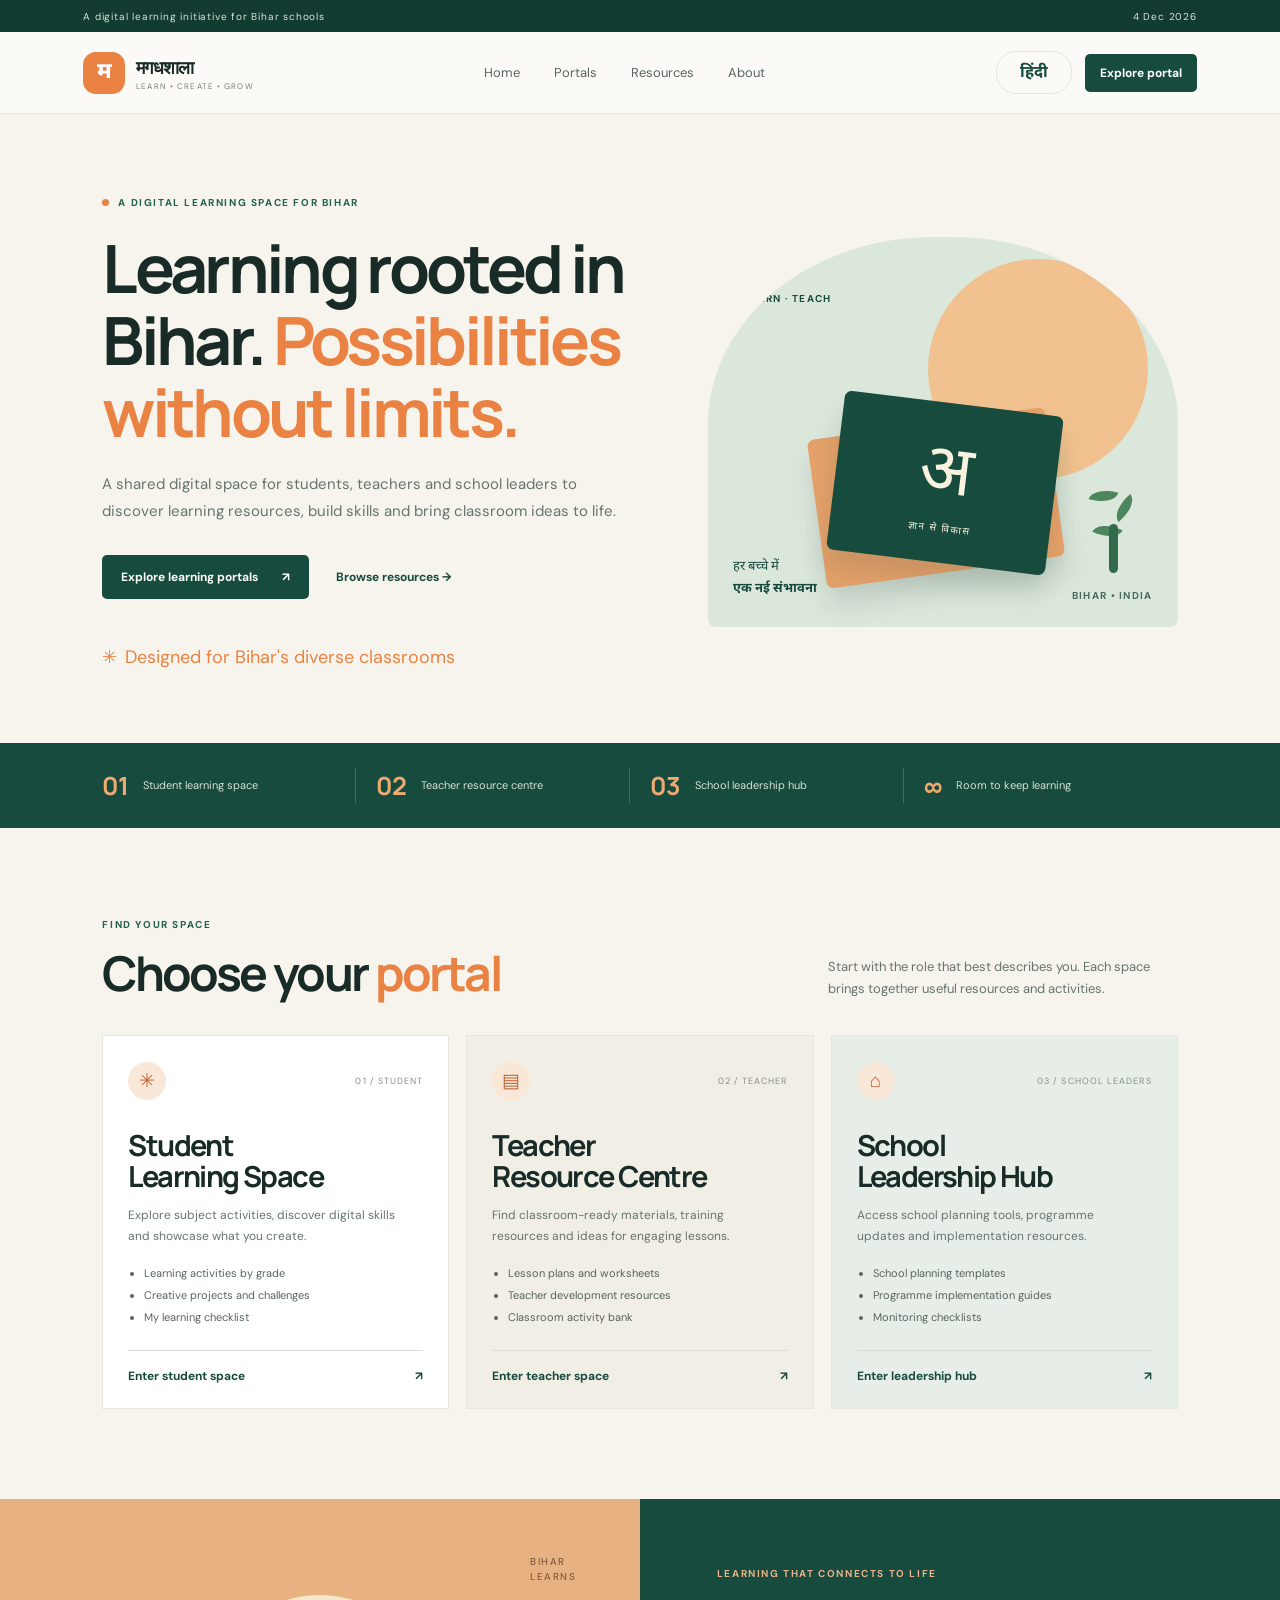
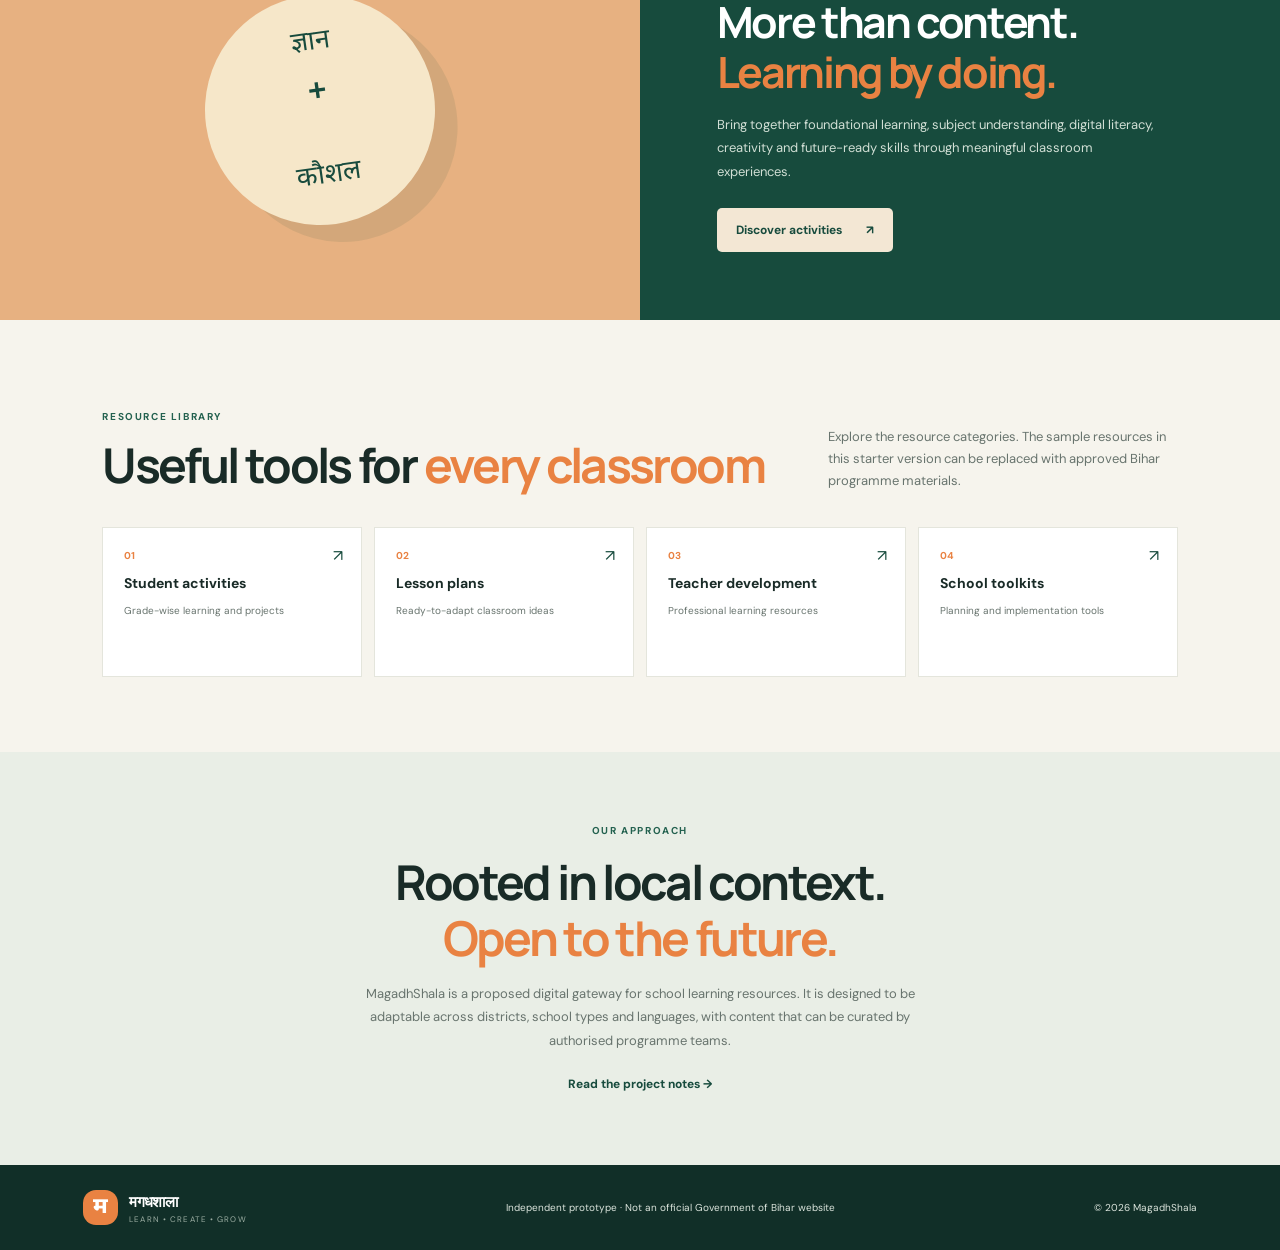
<file: index.html>
<!doctype html>
<html lang="en">
<head>
  <meta charset="utf-8"><meta name="viewport" content="width=device-width,initial-scale=1">
  <meta name="theme-color" content="#123b32"><meta name="description" content="MagadhShala — a digital learning and resource hub for Bihar schools.">
  <title>MagadhShala | Bihar's School Learning Hub</title><link rel="stylesheet" href="styles.css">
</head>
<body data-page="home">
<div class="topline"><span data-i18n="topline">A digital learning initiative for Bihar schools</span><span id="today"></span></div>
<header class="site-header">
  <a class="brand" href="index.html" aria-label="MagadhShala home"><span class="brand-mark">म</span><span><b>मगधशाला</b><small data-i18n="brandMotto">MAGADHSHALA · LEARN • CREATE • GROW</small></span></a>
  <button class="menu-toggle" id="menuToggle" aria-label="Open navigation">☰</button>
  <nav id="mainNav"><a href="#home" data-i18n="navHome">Home</a><a href="#portals" data-i18n="navPortals">Portals</a><a href="#resources" data-i18n="navResources">Resources</a><a href="#about" data-i18n="navAbout">About</a></nav>
  <div class="header-actions"><button class="lang-btn" id="langToggle" type="button" aria-label="Change language">हिंदी</button><a class="button button-small" href="#portals" data-i18n="explorePortal">Explore portal</a></div>
</header>
<main id="home">
  <section class="hero">
    <div class="hero-copy"><div class="eyebrow"><span class="dot"></span><span data-i18n="heroEyebrow">A DIGITAL LEARNING SPACE FOR BIHAR</span></div>
      <h1 data-i18n="heroTitle">Learning rooted in Bihar. <em>Possibilities without limits.</em></h1>
      <p data-i18n="heroDesc">A shared digital space for students, teachers and school leaders to discover learning resources, build skills and bring classroom ideas to life.</p>
      <div class="hero-actions"><a class="button" href="#portals" data-i18n="exploreLearning">Explore learning portals <span>↗</span></a><a class="text-link" href="#resources" data-i18n="browseResources">Browse resources →</a></div>
      <div class="hero-note"><span>✳</span><span data-i18n="heroNote">Designed for Bihar's diverse classrooms</span></div>
    </div>
    <div class="hero-art" aria-label="Illustration of students learning together"><div class="sun"></div><div class="art-label label-one" data-i18n="artLabelOne">सीखें · सीखाएँ</div><div class="art-label label-two" data-i18n="artLabelTwo">BIHAR • INDIA</div><div class="book book-back"></div><div class="book book-front"><span>अ</span><small>ज्ञान से विकास</small></div><div class="plant"><i></i><i></i><i></i><b></b></div><div class="art-caption" data-i18n="artCaption">हर बच्चे में<br><strong>एक नई संभावना</strong></div></div>
  </section>
  <section class="stats" aria-label="Platform highlights"><div><strong>01</strong><span data-i18n="statStudent">Student learning space</span></div><div><strong>02</strong><span data-i18n="statTeacher">Teacher resource centre</span></div><div><strong>03</strong><span data-i18n="statLeader">School leadership hub</span></div><div><strong>∞</strong><span data-i18n="statLearn">Room to keep learning</span></div></section>
  <section class="section portals" id="portals"><div class="section-heading"><div><div class="eyebrow" data-i18n="findSpace">FIND YOUR SPACE</div><h2 data-i18n="choosePortal">Choose your <em>portal</em></h2></div><p data-i18n="portalIntro">Start with the role that best describes you. Each space brings together useful resources and activities.</p></div>
    <div class="portal-grid">
      <article class="portal-card student"><div class="card-top"><span class="card-icon">✳</span><span class="card-index">01 / <span data-i18n="student">STUDENT</span></span></div><h3 data-i18n="studentTitle">Student<br>Learning Space</h3><p data-i18n="studentDesc">Explore subject activities, discover digital skills and showcase what you create.</p><ul><li data-i18n="studentLi1">Learning activities by grade</li><li data-i18n="studentLi2">Creative projects and challenges</li><li data-i18n="studentLi3">My learning checklist</li></ul><a class="card-link" href="student.html" data-i18n="enterStudent">Enter student space <span>↗</span></a></article>
      <article class="portal-card teacher"><div class="card-top"><span class="card-icon">▤</span><span class="card-index">02 / <span data-i18n="teacher">TEACHER</span></span></div><h3 data-i18n="teacherTitle">Teacher<br>Resource Centre</h3><p data-i18n="teacherDesc">Find classroom-ready materials, training resources and ideas for engaging lessons.</p><ul><li data-i18n="teacherLi1">Lesson plans and worksheets</li><li data-i18n="teacherLi2">Teacher development resources</li><li data-i18n="teacherLi3">Classroom activity bank</li></ul><a class="card-link" href="teacher.html" data-i18n="enterTeacher">Enter teacher space <span>↗</span></a></article>
      <article class="portal-card leader"><div class="card-top"><span class="card-icon">⌂</span><span class="card-index">03 / <span data-i18n="schoolLeaders">SCHOOL LEADERS</span></span></div><h3 data-i18n="leaderTitle">School<br>Leadership Hub</h3><p data-i18n="leaderDesc">Access school planning tools, programme updates and implementation resources.</p><ul><li data-i18n="leaderLi1">School planning templates</li><li data-i18n="leaderLi2">Programme implementation guides</li><li data-i18n="leaderLi3">Monitoring checklists</li></ul><a class="card-link" href="leadership.html" data-i18n="enterLeader">Enter leadership hub <span>↗</span></a></article>
    </div>
  </section>
  <section class="feature-band" id="resources"><div class="feature-visual"><div class="feature-circle">ज्ञान<br><b>+</b><br>कौशल</div><span class="feature-stamp" data-i18n="featureStamp">BIHAR<br>LEARNS</span></div><div class="feature-copy"><div class="eyebrow" data-i18n="learningLife">LEARNING THAT CONNECTS TO LIFE</div><h2 data-i18n="moreContent">More than content.<br><em>Learning by doing.</em></h2><p data-i18n="featureDesc">Bring together foundational learning, subject understanding, digital literacy, creativity and future-ready skills through meaningful classroom experiences.</p><a class="button button-light" href="student.html" data-i18n="discoverActivities">Discover activities <span>↗</span></a></div></section>
  <section class="section resource-section"><div class="section-heading"><div><div class="eyebrow" data-i18n="resourceLibrary">RESOURCE LIBRARY</div><h2 data-i18n="usefulTools">Useful tools for <em>every classroom</em></h2></div><p data-i18n="resourceIntro">Explore the resource categories. The sample resources in this starter version can be replaced with approved Bihar programme materials.</p></div>
    <div class="resource-grid"><a class="resource-tile" href="student.html#activities"><span>01</span><b data-i18n="tileStudent">Student activities</b><small data-i18n="tileStudentDesc">Grade-wise learning and projects</small><i>↗</i></a><a class="resource-tile" href="teacher.html#lesson-plans"><span>02</span><b data-i18n="tileLesson">Lesson plans</b><small data-i18n="tileLessonDesc">Ready-to-adapt classroom ideas</small><i>↗</i></a><a class="resource-tile" href="teacher.html#training"><span>03</span><b data-i18n="tileTeacher">Teacher development</b><small data-i18n="tileTeacherDesc">Professional learning resources</small><i>↗</i></a><a class="resource-tile" href="leadership.html#tools"><span>04</span><b data-i18n="tileSchool">School toolkits</b><small data-i18n="tileSchoolDesc">Planning and implementation tools</small><i>↗</i></a></div>
  </section>
  <section class="about-strip" id="about"><div class="eyebrow" data-i18n="ourApproach">OUR APPROACH</div><h2 data-i18n="rootedFuture">Rooted in local context.<br><em>Open to the future.</em></h2><p data-i18n="aboutDesc">MagadhShala is a proposed digital gateway for school learning resources. It is designed to be adaptable across districts, school types and languages, with content that can be curated by authorised programme teams.</p><a class="text-link" href="README.md" data-i18n="readNotes">Read the project notes →</a></section>
</main>
<footer><a class="brand footer-brand" href="index.html"><span class="brand-mark">म</span><span><b>मगधशाला</b><small data-i18n="brandMotto">LEARN • CREATE • GROW</small></span></a><span data-i18n="disclaimer">Independent prototype · Not an official Government of Bihar website</span><span>© <span id="year"></span> MagadhShala</span></footer>
<script src="app.js"></script></body></html>
</file>
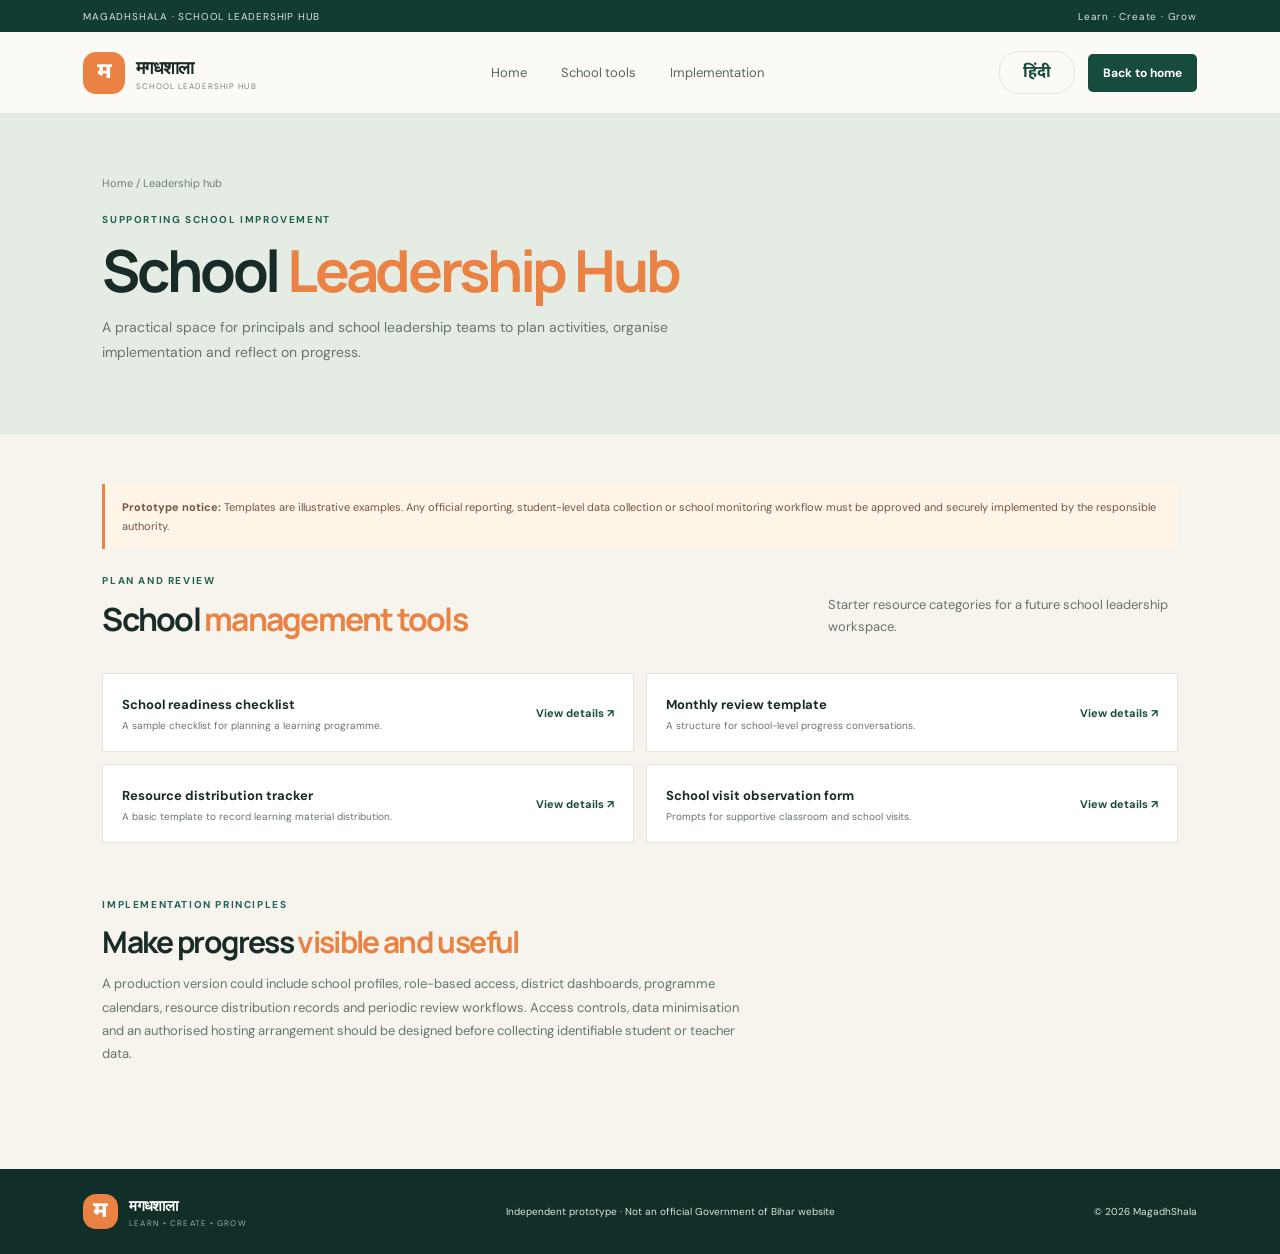
<file: leadership.html>
<!doctype html><html lang="en"><head><meta charset="utf-8"><meta name="viewport" content="width=device-width,initial-scale=1"><meta name="description" content="School leadership hub at MagadhShala"><title>School Leadership Hub | MagadhShala</title><link rel="stylesheet" href="styles.css"></head>
<body data-page="leadership" data-portal="leadership"><div class="topline"><span data-i18n="leaderTop">MAGADHSHALA · SCHOOL LEADERSHIP HUB</span><span data-i18n="motto">Learn · Create · Grow</span></div><header class="site-header"><a class="brand" href="index.html"><span class="brand-mark">म</span><span><b>मगधशाला</b><small data-i18n="leaderSmall">SCHOOL LEADERSHIP HUB</small></span></a><button class="menu-toggle" id="menuToggle">☰</button><nav id="mainNav"><a href="index.html" data-i18n="navHome">Home</a><a href="#tools" data-i18n="schoolTools">School tools</a><a href="#implementation" data-i18n="implementation">Implementation</a></nav><div class="header-actions"><button class="lang-btn" id="langToggle" type="button">हिंदी</button><a class="button button-small" href="index.html" data-i18n="backHome">Back to home</a></div></header>
<section class="inner-hero"><div class="breadcrumb"><a href="index.html" data-i18n="navHome">Home</a> / <span data-i18n="leaderPortal">Leadership hub</span></div><div class="eyebrow" data-i18n="leaderEyebrow">SUPPORTING SCHOOL IMPROVEMENT</div><h1 data-i18n="leaderHeading">School <em>Leadership Hub</em></h1><p data-i18n="leaderIntro">A practical space for principals and school leadership teams to plan activities, organise implementation and reflect on progress.</p></section>
<main class="inner-wrap"><div class="notice"><b data-i18n="prototypeNotice">Prototype notice:</b> <span data-i18n="leaderNotice">Templates are illustrative examples. Any official reporting, student-level data collection or school monitoring workflow must be approved and securely implemented by the responsible authority.</span></div><div class="section-heading" id="tools"><div><div class="eyebrow" data-i18n="planReview">PLAN AND REVIEW</div><h2 style="font-size:32px" data-i18n="managementTools">School <em>management tools</em></h2></div><p data-i18n="leaderResourceIntro">Starter resource categories for a future school leadership workspace.</p></div><div class="resource-list" id="resourceList"></div><div id="implementation" style="margin-top:55px"><div class="eyebrow" data-i18n="implementationPrinciples">IMPLEMENTATION PRINCIPLES</div><h2 style="font-size:30px;margin:10px 0" data-i18n="progressVisible">Make progress <em>visible and useful</em></h2><p style="max-width:650px;color:var(--muted);font-size:13px;line-height:1.8" data-i18n="leaderImplDesc">A production version could include school profiles, role-based access, district dashboards, programme calendars, resource distribution records and periodic review workflows. Access controls, data minimisation and an authorised hosting arrangement should be designed before collecting identifiable student or teacher data.</p></div></main>
<footer><a class="brand footer-brand" href="index.html"><span class="brand-mark">म</span><span><b>मगधशाला</b><small data-i18n="brandMotto">LEARN • CREATE • GROW</small></span></a><span data-i18n="disclaimer">Independent prototype · Not an official Government of Bihar website</span><span>© <span id="year"></span> MagadhShala</span></footer><div class="toast" id="toast" role="status" aria-live="polite"></div><script src="app.js"></script></body></html>
</file>
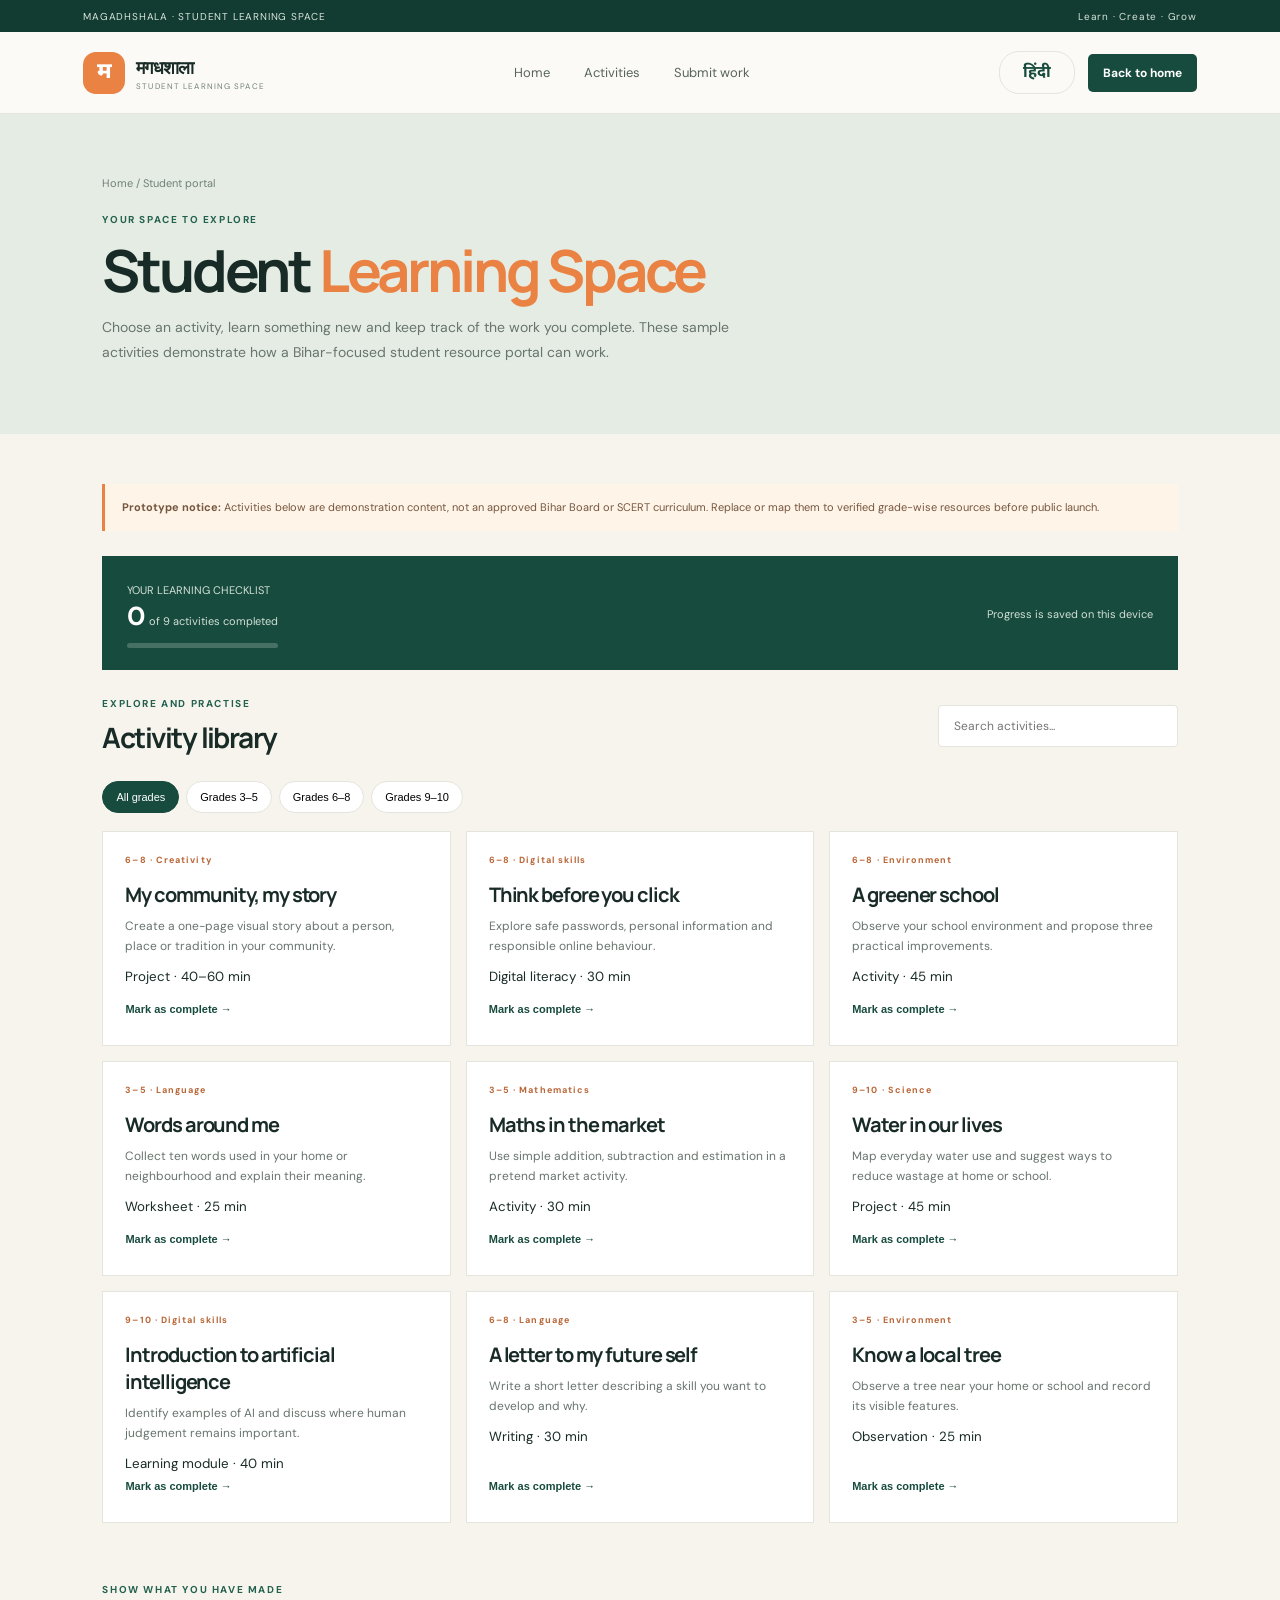
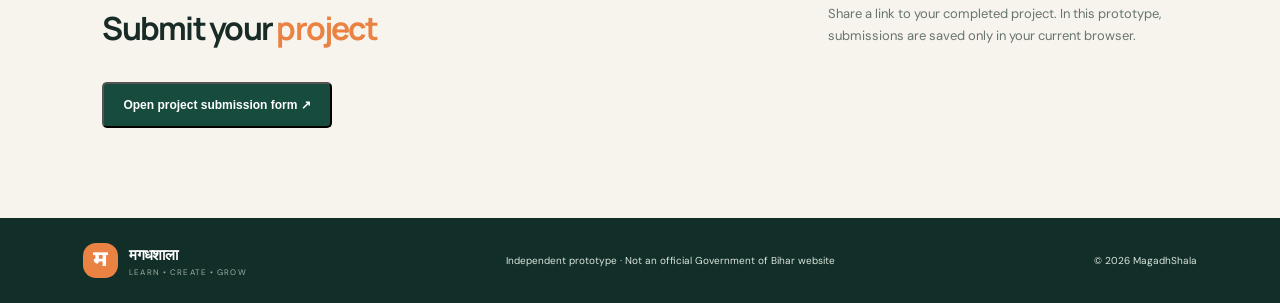
<file: student.html>
<!doctype html><html lang="en"><head><meta charset="utf-8"><meta name="viewport" content="width=device-width,initial-scale=1"><meta name="description" content="Student learning space at MagadhShala"><title>Student Learning Space | MagadhShala</title><link rel="stylesheet" href="styles.css"></head>
<body data-page="student"><div class="topline"><span data-i18n="studentTop">MAGADHSHALA · STUDENT LEARNING SPACE</span><span data-i18n="motto">Learn · Create · Grow</span></div>
<header class="site-header"><a class="brand" href="index.html"><span class="brand-mark">म</span><span><b>मगधशाला</b><small data-i18n="studentSmall">STUDENT LEARNING SPACE</small></span></a><button class="menu-toggle" id="menuToggle">☰</button><nav id="mainNav"><a href="index.html" data-i18n="navHome">Home</a><a href="#activities" data-i18n="activities">Activities</a><a href="#submit" data-i18n="submitWork">Submit work</a></nav><div class="header-actions"><button class="lang-btn" id="langToggle" type="button">हिंदी</button><a class="button button-small" href="index.html" data-i18n="backHome">Back to home</a></div></header>
<section class="inner-hero"><div class="breadcrumb"><a href="index.html" data-i18n="navHome">Home</a> / <span data-i18n="studentPortal">Student portal</span></div><div class="eyebrow" data-i18n="studentEyebrow">YOUR SPACE TO EXPLORE</div><h1 data-i18n="studentHeading">Student <em>Learning Space</em></h1><p data-i18n="studentIntro">Choose an activity, learn something new and keep track of the work you complete. These sample activities demonstrate how a Bihar-focused student resource portal can work.</p></section>
<main class="inner-wrap"><div class="notice"><b data-i18n="prototypeNotice">Prototype notice:</b> <span data-i18n="studentNotice">Activities below are demonstration content, not an approved Bihar Board or SCERT curriculum. Replace or map them to verified grade-wise resources before public launch.</span></div>
<div class="progress-panel"><div><span data-i18n="learningChecklist">YOUR LEARNING CHECKLIST</span><div><strong id="doneCount">0</strong> <span><span data-i18n="of">of</span> <span id="totalCount">9</span> <span data-i18n="completed">activities completed</span></span></div><div class="progress-track"><i id="progressFill"></i></div></div><div><span data-i18n="savedOnDevice">Progress is saved on this device</span></div></div>
<section id="activities"><div class="toolbar"><div><div class="eyebrow" data-i18n="explorePractise">EXPLORE AND PRACTISE</div><h2 style="font-size:28px;margin:8px 0 0" data-i18n="activityLibrary">Activity library</h2></div><input class="search" id="searchActivities" data-i18n-placeholder="searchActivities" placeholder="Search activities..."></div><div class="filters"><button class="filter-btn active" data-filter="All" data-i18n="allGrades">All grades</button><button class="filter-btn" data-filter="3–5" data-i18n="grades35">Grades 3–5</button><button class="filter-btn" data-filter="6–8" data-i18n="grades68">Grades 6–8</button><button class="filter-btn" data-filter="9–10" data-i18n="grades910">Grades 9–10</button></div><div class="activity-grid" id="activityGrid" style="margin-top:18px"></div></section>
<section id="submit" style="margin-top:60px"><div class="section-heading"><div><div class="eyebrow" data-i18n="showWork">SHOW WHAT YOU HAVE MADE</div><h2 style="font-size:32px" data-i18n="submitProject">Submit your <em>project</em></h2></div><p data-i18n="submitIntro">Share a link to your completed project. In this prototype, submissions are saved only in your current browser.</p></div><button class="button" id="openSubmit" data-i18n="openSubmission">Open project submission form ↗</button></section></main>
<footer><a class="brand footer-brand" href="index.html"><span class="brand-mark">म</span><span><b>मगधशाला</b><small data-i18n="brandMotto">LEARN • CREATE • GROW</small></span></a><span data-i18n="disclaimer">Independent prototype · Not an official Government of Bihar website</span><span>© <span id="year"></span> MagadhShala</span></footer>
<div class="modal" id="submissionModal"><div class="modal-box"><button class="modal-close" aria-label="Close">×</button><div class="eyebrow" data-i18n="studentProject">STUDENT PROJECT</div><h3 data-i18n="submitYourWork">Submit your work</h3><p data-i18n="formIntro">Enter your details and a shareable project link. Do not submit sensitive personal information in this demo.</p><form id="submissionForm"><label data-i18n="studentName">Student name</label><input name="name" required maxlength="80"><label data-i18n="schoolName">School name</label><input name="school" required maxlength="120"><label data-i18n="grade">Grade</label><select name="grade" required><option value="" data-i18n="chooseGrade">Choose grade</option><option>3</option><option>4</option><option>5</option><option>6</option><option>7</option><option>8</option><option>9</option><option>10</option></select><label data-i18n="projectLink">Project link</label><input name="link" type="url" placeholder="https://..." required><button class="button" type="submit" data-i18n="saveSubmission">Save submission</button></form></div></div><div class="toast" id="toast" role="status" aria-live="polite"></div><script src="app.js"></script></body></html>
</file>
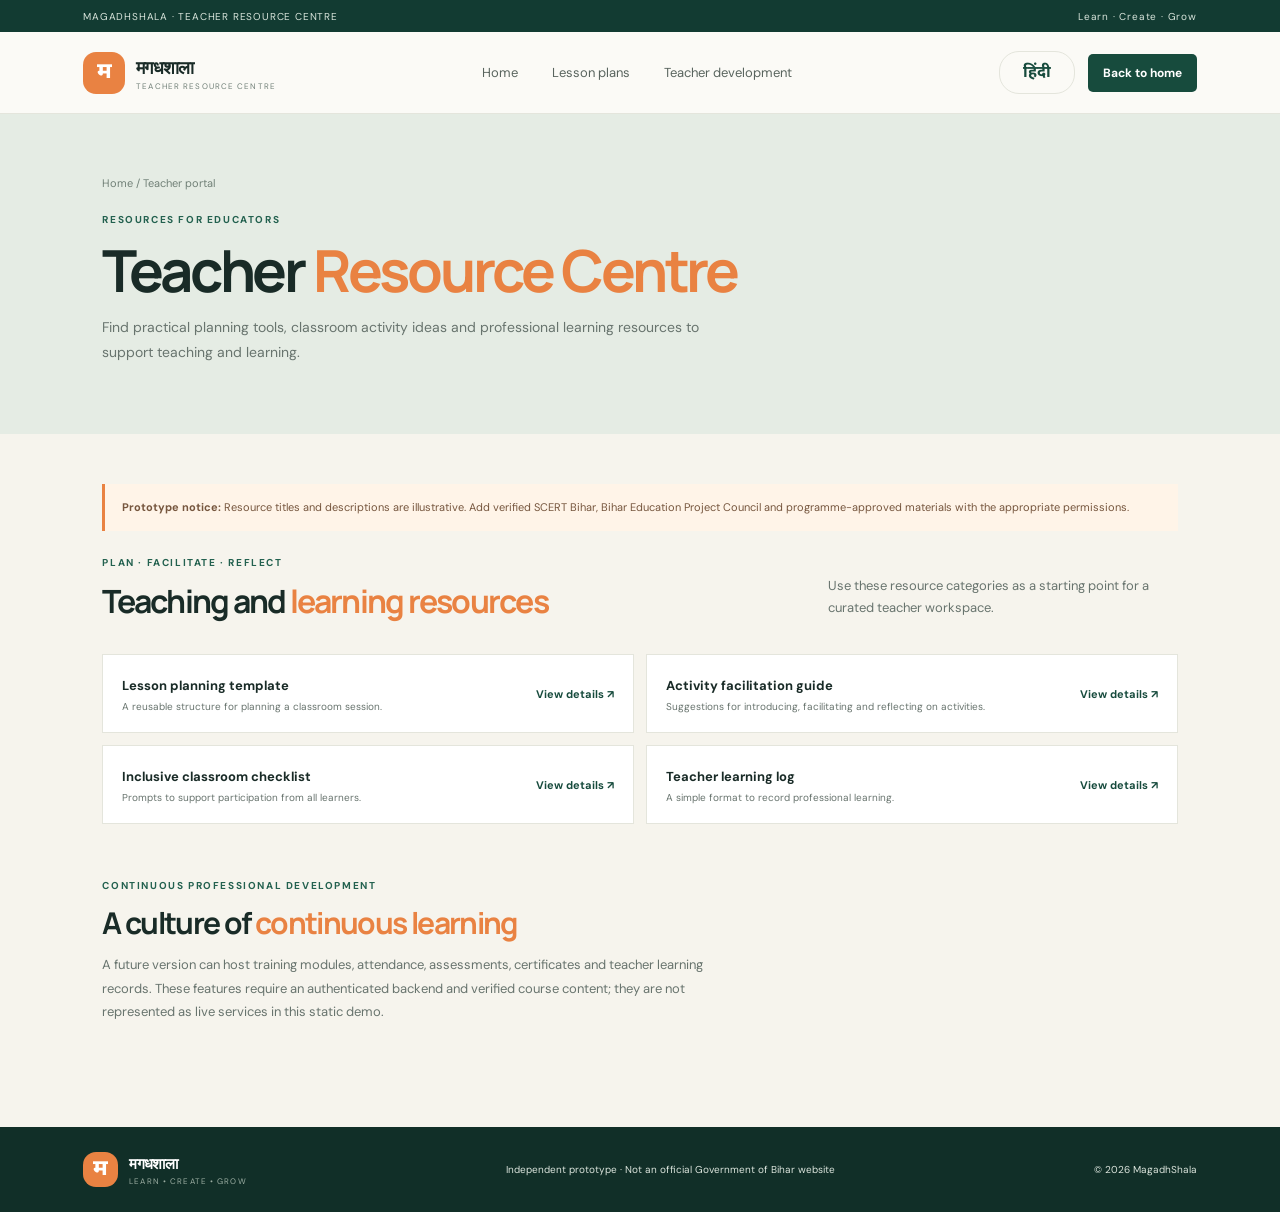
<file: teacher.html>
<!doctype html><html lang="en"><head><meta charset="utf-8"><meta name="viewport" content="width=device-width,initial-scale=1"><meta name="description" content="Teacher resource centre at MagadhShala"><title>Teacher Resource Centre | MagadhShala</title><link rel="stylesheet" href="styles.css"></head>
<body data-page="teacher" data-portal="teacher"><div class="topline"><span data-i18n="teacherTop">MAGADHSHALA · TEACHER RESOURCE CENTRE</span><span data-i18n="motto">Learn · Create · Grow</span></div><header class="site-header"><a class="brand" href="index.html"><span class="brand-mark">म</span><span><b>मगधशाला</b><small data-i18n="teacherSmall">TEACHER RESOURCE CENTRE</small></span></a><button class="menu-toggle" id="menuToggle">☰</button><nav id="mainNav"><a href="index.html" data-i18n="navHome">Home</a><a href="#lesson-plans" data-i18n="lessonPlans">Lesson plans</a><a href="#training" data-i18n="teacherDevelopment">Teacher development</a></nav><div class="header-actions"><button class="lang-btn" id="langToggle" type="button">हिंदी</button><a class="button button-small" href="index.html" data-i18n="backHome">Back to home</a></div></header>
<section class="inner-hero"><div class="breadcrumb"><a href="index.html" data-i18n="navHome">Home</a> / <span data-i18n="teacherPortal">Teacher portal</span></div><div class="eyebrow" data-i18n="teacherEyebrow">RESOURCES FOR EDUCATORS</div><h1 data-i18n="teacherHeading">Teacher <em>Resource Centre</em></h1><p data-i18n="teacherIntro">Find practical planning tools, classroom activity ideas and professional learning resources to support teaching and learning.</p></section>
<main class="inner-wrap"><div class="notice"><b data-i18n="prototypeNotice">Prototype notice:</b> <span data-i18n="teacherNotice">Resource titles and descriptions are illustrative. Add verified SCERT Bihar, Bihar Education Project Council and programme-approved materials with the appropriate permissions.</span></div><div class="section-heading" id="lesson-plans"><div><div class="eyebrow" data-i18n="planFacilitate">PLAN · FACILITATE · REFLECT</div><h2 style="font-size:32px" data-i18n="teachingResources">Teaching and <em>learning resources</em></h2></div><p data-i18n="teacherResourceIntro">Use these resource categories as a starting point for a curated teacher workspace.</p></div><div class="resource-list" id="resourceList"></div><div id="training" style="margin-top:55px"><div class="eyebrow" data-i18n="cpd">CONTINUOUS PROFESSIONAL DEVELOPMENT</div><h2 style="font-size:30px;margin:10px 0" data-i18n="continuousLearning">A culture of <em>continuous learning</em></h2><p style="max-width:650px;color:var(--muted);font-size:13px;line-height:1.8" data-i18n="teacherCpdDesc">A future version can host training modules, attendance, assessments, certificates and teacher learning records. These features require an authenticated backend and verified course content; they are not represented as live services in this static demo.</p></div></main>
<footer><a class="brand footer-brand" href="index.html"><span class="brand-mark">म</span><span><b>मगधशाला</b><small data-i18n="brandMotto">LEARN • CREATE • GROW</small></span></a><span data-i18n="disclaimer">Independent prototype · Not an official Government of Bihar website</span><span>© <span id="year"></span> MagadhShala</span></footer><div class="toast" id="toast" role="status" aria-live="polite"></div><script src="app.js"></script></body></html>
</file>
<file: styles.css>
@import url('https://fonts.googleapis.com/css2?family=DM+Sans:wght@400;500;600;700&family=Manrope:wght@400;500;600;700;800&family=Noto+Sans+Devanagari:wght@400;500;600;700;800&display=swap');
:root{--ink:#192b27;--green:#174b3d;--green2:#23614f;--cream:#f6f4ed;--orange:#e98242;--muted:#68746e;--line:#e4e5dc}*{box-sizing:border-box}html{scroll-behavior:smooth}body{margin:0;background:var(--cream);color:var(--ink);font-family:'DM Sans','Noto Sans Devanagari',sans-serif}a{color:inherit;text-decoration:none}.topline{height:32px;background:#123b32;color:#d9e5dc;padding:0 6.5%;display:flex;justify-content:space-between;align-items:center;font-size:10px;letter-spacing:.08em}.site-header{height:82px;padding:0 6.5%;display:flex;align-items:center;justify-content:space-between;background:#fbfaf6;border-bottom:1px solid var(--line);position:sticky;top:0;z-index:10}.brand{display:flex;align-items:center;gap:11px}.brand-mark{background:var(--orange);color:#fff;width:42px;height:42px;border-radius:13px;display:grid;place-items:center;font-family:'Noto Sans Devanagari';font-size:22px;font-weight:800}.brand b{display:block;font-family:Manrope,sans-serif;font-size:18px;letter-spacing:-.04em}.brand small{display:block;font-size:8px;letter-spacing:.14em;color:#728079;margin-top:2px}.site-header nav{display:flex;gap:34px;font-size:13px;color:#59645e}.site-header nav a:hover,.text-link:hover{color:var(--orange)}.header-actions{display:flex;gap:13px;align-items:center}.lang-btn{border:1px solid var(--line);background:transparent;padding:9px 13px;border-radius:20px;cursor:pointer;color:var(--green);font-weight:700}.button{display:inline-flex;align-items:center;gap:24px;padding:14px 19px;background:var(--green);color:white;border-radius:5px;font-weight:700;font-size:12px;transition:.2s}.button:hover{background:var(--orange);transform:translateY(-2px)}.button-small{padding:11px 15px}.menu-toggle{display:none}.hero{padding:82px 8% 74px;display:grid;grid-template-columns:1.08fr .92fr;gap:5%;align-items:center;min-height:540px}.eyebrow{font-size:10px;font-weight:700;letter-spacing:.16em;color:var(--green2);display:flex;align-items:center;gap:9px}.dot{width:7px;height:7px;background:var(--orange);border-radius:50%}h1,h2,h3,p{margin-top:0}h1,h2,h3{font-family:Manrope,'Noto Sans Devanagari',sans-serif;letter-spacing:-.055em}h1{font-size:clamp(42px,5.2vw,70px);line-height:1.08;max-width:680px;margin:23px 0}h1 em,h2 em{font-style:normal;color:var(--orange)}.hero-copy>p{font-size:15px;line-height:1.8;color:var(--muted);max-width:540px}.hero-actions{display:flex;align-items:center;gap:27px;margin-top:30px}.text-link{font-size:12px;font-weight:700;color:var(--green)}.hero-note{font-size:11px;color:#7b857e;margin-top:46px}.hero-note span{color:var(--orange);font-size:18px;margin-right:8px}.hero-art{height:390px;background:#dce7dc;border-radius:48% 48% 8px 8px;position:relative;overflow:hidden}.sun{position:absolute;width:220px;height:220px;background:#f1c28f;border-radius:50%;top:22px;right:30px}.book{position:absolute;bottom:54px;transform:rotate(-8deg);box-shadow:0 18px 25px #26483a25}.book-back{width:240px;height:150px;background:#e5a16a;left:23%;border-radius:7px}.book-front{width:220px;height:160px;background:#174b3d;left:27%;bottom:64px;border-radius:7px;color:#f8f2df;display:flex;flex-direction:column;justify-content:center;align-items:center;transform:rotate(7deg)}.book-front span{font-family:'Noto Sans Devanagari';font-size:70px}.book-front small{letter-spacing:.1em;font-size:10px}.art-label{position:absolute;font-size:10px;font-weight:700;letter-spacing:.13em;z-index:2}.label-one{top:55px;left:35px;color:#174b3d}.label-two{right:25px;bottom:25px;color:#49695b}.art-caption{position:absolute;left:25px;bottom:27px;font-family:'Noto Sans Devanagari';font-size:13px;line-height:1.7;color:#174b3d}.plant{position:absolute;right:40px;bottom:54px;width:48px;height:95px}.plant b{position:absolute;bottom:0;left:19px;width:9px;height:49px;background:#326b4c;border-radius:9px}.plant i{position:absolute;bottom:35px;left:4px;width:27px;height:14px;background:#4d865d;border-radius:100% 0 100% 0;transform:rotate(25deg)}.plant i:nth-child(2){left:21px;bottom:58px;transform:rotate(-40deg)}.plant i:nth-child(3){left:0;bottom:70px;transform:rotate(15deg)}.stats{background:#174b3d;color:#fff;padding:25px 8%;display:grid;grid-template-columns:repeat(4,1fr);gap:20px}.stats div{display:flex;align-items:center;gap:14px;border-right:1px solid #ffffff30}.stats div:last-child{border:0}.stats strong{font-family:Manrope;font-size:25px;color:#efaa72}.stats span{font-size:11px;color:#d5e0d8}.section{padding:90px 8%}.section-heading{display:flex;justify-content:space-between;align-items:end;gap:30px;margin-bottom:35px}.section-heading h2,.feature-copy h2,.about-strip h2{font-size:clamp(32px,4vw,48px);line-height:1.15;margin:14px 0 0}.section-heading>p{max-width:350px;color:var(--muted);font-size:13px;line-height:1.7;margin:0}.portal-grid{display:grid;grid-template-columns:repeat(3,1fr);gap:17px}.portal-card{padding:26px 25px 24px;min-height:370px;background:#fff;border:1px solid var(--line);display:flex;flex-direction:column;transition:.25s}.portal-card:hover{transform:translateY(-5px);box-shadow:0 18px 35px #1b3c2b12}.portal-card.teacher{background:#f0eee5}.portal-card.leader{background:#e7eee8}.card-top{display:flex;justify-content:space-between;align-items:center}.card-icon{width:38px;height:38px;border-radius:50%;background:#f9e7d7;color:#bd6536;display:grid;place-items:center;font-size:19px}.card-index{font-size:9px;letter-spacing:.12em;color:#829087}.portal-card h3{font-size:29px;line-height:1.08;margin:30px 0 13px}.portal-card p{font-size:12px;line-height:1.7;color:var(--muted);max-width:280px}.portal-card ul{padding-left:16px;margin:4px 0 22px;color:#58645d;font-size:11px;line-height:2}.card-link{margin-top:auto;padding-top:17px;border-top:1px solid #d9ded5;display:flex;justify-content:space-between;font-size:12px;font-weight:700;color:var(--green)}.feature-band{display:grid;grid-template-columns:1fr 1fr;background:#174b3d;color:white;min-height:390px}.feature-visual{position:relative;display:grid;place-items:center;background:#e7b181;overflow:hidden}.feature-circle{width:230px;height:230px;border-radius:50%;background:#f6e7c9;color:#174b3d;display:grid;place-content:center;text-align:center;font-family:'Noto Sans Devanagari';font-size:27px;line-height:1.5;transform:rotate(-8deg);box-shadow:20px 20px 0 #174b3d18}.feature-circle b{font-family:Manrope;font-size:35px}.feature-stamp{position:absolute;right:10%;top:13%;font-size:10px;letter-spacing:.15em;color:#714d35;line-height:1.5}.feature-copy{padding:68px 12%;align-self:center}.feature-copy .eyebrow{color:#e8b28b}.feature-copy h2{margin:17px 0;font-size:43px}.feature-copy p{font-size:13px;line-height:1.8;color:#d1dfd5;max-width:440px;margin-bottom:25px}.button-light{background:#f3e7d4;color:#174b3d}.resource-section{padding-bottom:75px}.resource-grid{display:grid;grid-template-columns:repeat(4,1fr);gap:12px}.resource-tile{background:#fff;border:1px solid var(--line);padding:21px;min-height:150px;position:relative;display:flex;flex-direction:column;gap:12px}.resource-tile>span{font-size:10px;color:var(--orange);font-weight:700}.resource-tile b{font-size:14px}.resource-tile small{font-size:10px;color:var(--muted)}.resource-tile i{position:absolute;right:18px;top:17px;color:var(--green);font-style:normal}.about-strip{padding:72px 8%;background:#e9eee6;text-align:center}.about-strip .eyebrow{justify-content:center}.about-strip h2{margin:17px 0}.about-strip p{max-width:600px;margin:0 auto 20px;color:var(--muted);font-size:13px;line-height:1.8}.about-strip .text-link{display:inline-block}footer{background:#112f28;color:#dce5dd;padding:25px 6.5%;display:flex;justify-content:space-between;align-items:center;gap:20px;font-size:10px}.footer-brand .brand-mark{width:35px;height:35px}footer .brand b{font-size:15px;color:white}footer .brand small{color:#9bada2}
/* Inner portal pages */
.inner-hero{padding:62px 8% 55px;background:#e5ece4}.breadcrumb{font-size:11px;color:#718077;margin-bottom:23px}.inner-hero h1{font-size:clamp(38px,5vw,58px);margin:13px 0}.inner-hero p{max-width:640px;color:var(--muted);line-height:1.8;font-size:14px}.inner-wrap{padding:50px 8% 90px}.toolbar{display:flex;gap:12px;align-items:center;justify-content:space-between;margin-bottom:25px;flex-wrap:wrap}.search{padding:12px 15px;border:1px solid var(--line);background:white;border-radius:4px;min-width:240px;font:inherit;font-size:12px}.filters{display:flex;gap:7px;flex-wrap:wrap}.filter-btn{padding:9px 13px;border:1px solid var(--line);background:white;border-radius:20px;font-size:11px;cursor:pointer}.filter-btn.active{background:var(--green);color:#fff;border-color:var(--green)}.activity-grid{display:grid;grid-template-columns:repeat(3,1fr);gap:15px}.activity-card{background:#fff;border:1px solid var(--line);padding:22px;min-height:215px;display:flex;flex-direction:column}.activity-card .tag{font-size:9px;color:#b96637;letter-spacing:.12em;font-weight:700}.activity-card h3{font-size:20px;margin:15px 0 8px}.activity-card p{font-size:12px;color:var(--muted);line-height:1.7}.activity-card button,.activity-card a{margin-top:auto;align-self:flex-start;border:0;background:transparent;color:var(--green);font-weight:700;font-size:11px;padding:8px 0;cursor:pointer}.activity-card.completed{border-color:#6c9b7b;background:#f2f7f1}.activity-card.completed .tag:after{content:' · COMPLETED';color:#39754a}.empty{padding:40px;text-align:center;color:var(--muted);grid-column:1/-1}.notice{background:#fff4e8;border-left:3px solid var(--orange);padding:14px 17px;font-size:11px;color:#76563e;line-height:1.7;margin-bottom:25px}.progress-panel{background:#174b3d;color:#fff;padding:22px 25px;margin-bottom:27px;display:flex;justify-content:space-between;align-items:center;gap:20px}.progress-panel strong{font-size:26px}.progress-panel span{font-size:11px;color:#d3e0d7}.progress-track{height:5px;background:#ffffff35;margin-top:10px;border-radius:8px;overflow:hidden}.progress-track i{display:block;height:100%;background:#efaa72;width:0}.resource-list{display:grid;grid-template-columns:repeat(2,1fr);gap:12px}.resource-row{padding:19px;background:white;border:1px solid var(--line);display:flex;justify-content:space-between;gap:15px;align-items:center}.resource-row b{font-size:13px}.resource-row small{display:block;color:var(--muted);font-size:10px;margin-top:5px}.resource-row a{font-size:11px;color:var(--green);font-weight:700}.modal{position:fixed;inset:0;background:#102b24aa;display:none;place-items:center;padding:20px;z-index:30}.modal.open{display:grid}.modal-box{background:#fff;padding:28px;max-width:480px;width:100%;position:relative}.modal-box h3{font-size:25px}.modal-box p{font-size:12px;color:var(--muted);line-height:1.7}.modal-close{position:absolute;right:15px;top:12px;border:0;background:transparent;font-size:22px;cursor:pointer}.modal-box label{display:block;font-size:11px;font-weight:700;margin:12px 0 5px}.modal-box input,.modal-box select,.modal-box textarea{width:100%;padding:11px;border:1px solid var(--line);font:inherit;font-size:12px}.modal-box textarea{min-height:75px}.modal-box .button{margin-top:15px;border:0;cursor:pointer}.toast{position:fixed;bottom:20px;right:20px;background:#174b3d;color:#fff;padding:13px 18px;font-size:12px;display:none;z-index:40}.toast.show{display:block}
@media(max-width:800px){.site-header{height:70px}.site-header nav{display:none;position:absolute;top:70px;left:0;right:0;background:#fbfaf6;padding:20px 7%;flex-direction:column;gap:18px;border-bottom:1px solid var(--line)}.site-header nav.open{display:flex}.menu-toggle{display:block;border:0;background:transparent;font-size:23px;color:var(--green)}.header-actions .button{display:none}.hero{grid-template-columns:1fr;padding:55px 7%}.hero-art{height:300px}.stats{grid-template-columns:repeat(2,1fr);padding:22px 7%}.stats div:nth-child(2){border:0}.section{padding:65px 7%}.section-heading{display:block}.section-heading>p{margin-top:15px}.portal-grid{grid-template-columns:1fr}.portal-card{min-height:320px}.feature-band{grid-template-columns:1fr}.feature-visual{min-height:270px}.feature-copy{padding:50px 8%}.resource-grid{grid-template-columns:repeat(2,1fr)}footer{flex-direction:column;align-items:flex-start}.activity-grid{grid-template-columns:repeat(2,1fr)}.inner-hero,.inner-wrap{padding-left:7%;padding-right:7%}}
@media(max-width:520px){.topline{padding:0 5%;font-size:8px}.brand b{font-size:15px}.brand-mark{width:36px;height:36px}.hero{padding-top:43px}.hero-actions{align-items:flex-start;flex-direction:column;gap:18px}.hero-art{height:255px}.stats{gap:18px}.stats div{border:0}.stats strong{font-size:21px}.stats span{font-size:10px}.resource-grid,.activity-grid,.resource-list{grid-template-columns:1fr}.section-heading h2,.feature-copy h2{font-size:34px}.toolbar{align-items:stretch}.search{width:100%}.progress-panel{align-items:flex-start;flex-direction:column}.inner-hero{padding-top:42px}}

/* Bilingual interface refinements */
.lang-btn { cursor:pointer; min-width:76px; font:inherit; font-weight:700; }
.lang-btn:focus-visible, .menu-toggle:focus-visible, a:focus-visible, button:focus-visible, input:focus-visible, select:focus-visible { outline:3px solid #d49a54; outline-offset:3px; }
html[lang="hi"] body { line-height:1.75; }
html[lang="hi"] .hero-copy h1, html[lang="hi"] .inner-hero h1 { line-height:1.35; }
html[lang="hi"] .portal-card h3, html[lang="hi"] .section-heading h2 { line-height:1.45; }
html[lang="hi"] .portal-card, html[lang="hi"] .resource-row, html[lang="hi"] .activity-card { line-height:1.75; }
</file>
